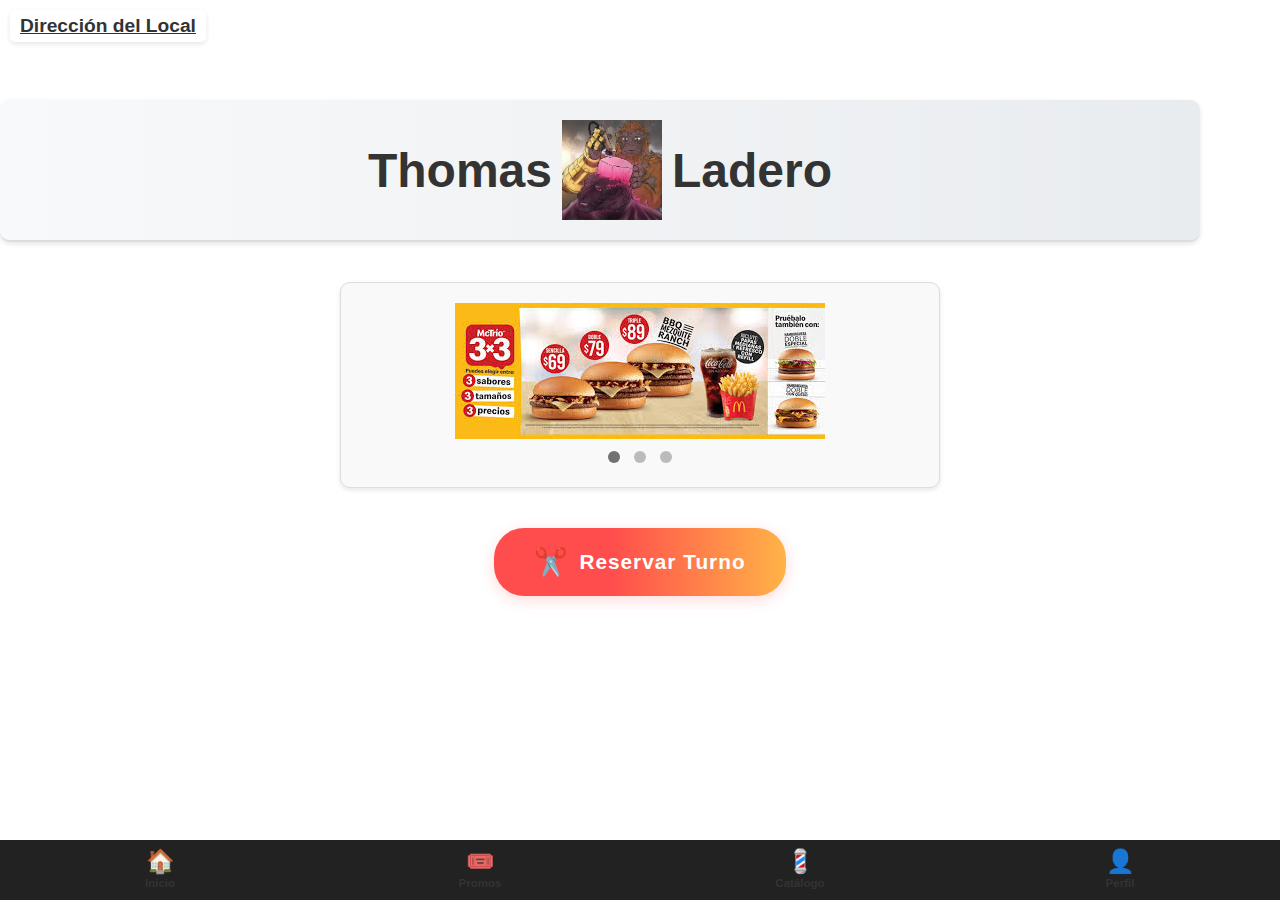
<file: html/index.html>
<!DOCTYPE html>
<html lang="es">
<head>
  <meta charset="UTF-8">
  <meta name="viewport" content="width=device-width, initial-scale=1.0">
  <title>THOMAS LADERO - Barbería</title>
    <link rel="stylesheet" href="../css/average.css">
  <link rel="stylesheet" href="../css/carrucel.css">
  <link rel="stylesheet" href="../css/footer.css">
  <link rel="stylesheet" href="../css/header.css">
  <link rel="stylesheet" href="../css/styles.css">
  <link rel="stylesheet" href="../css/reserva.css">


</head>
<body>
 
  <div class="direccion">
    <a href="https://www.google.com/maps/place/Jhony+Vazquez+salón/@-34.6655275,-58.3628636,21z/data=!4m9!1m2!2m1!1sDirección+Del+Local!3m5!1s0x95a333c68b99f62f:0xe12995b3db92d748!8m2!3d-34.6655167!4d-58.362876!16s%2Fg%2F11ss1fr653?entry=ttu&g_ep=EgoyMDI1MDYzMC4wIKXMDSoASAFQAw%3D%3D" target="_blank" rel="noopener">Dirección del Local</a>
  </div>

  <header class="header">
    <h1>Thomas</h1>
    <img src="../img/XD.jpg" alt="Logo Barbería">
    <h1>Ladero</h1>
  </header>


  <div class="carousel">
    <div class="slides">
      <img src="../img/promo1.jpg" class="slide active" alt="Promoción 1">
      <img src="../img/promo2.jpg" class="slide" alt="Promoción 2">
      <img src="../img/promo3.jpg" class="slide" alt="Promoción 3">
    </div>

    <div class="dots">
      <span class="dot active"></span>
      <span class="dot"></span>
      <span class="dot"></span>
    </div>
  </div>


  <!-- ...existing code... -->
  <div class="reserva">
    <button onclick="window.location.href='reservar.html'"  >
      <span style="font-size:1.3em;vertical-align:middle;">✂️</span>
      Reservar Turno
    </button>
  </div>
  <!-- ...existing code... -->


  <!-- ...existing code... -->
    <footer class="footer">
      <div onclick="navigate('inicio')">
        <span class="footer-icon">🏠</span>
        <span class="footer-label">Inicio</span>
      </div>
      <div onclick="location.href='promociones.html'">
        <span class="footer-icon">🎟️</span>
        <span class="footer-label">Promos</span>
      </div>
      <div onclick="navigate('catalogo')">
        <span class="footer-icon">💈</span>
        <span class="footer-label">Catálogo</span>
      </div>
      <div onclick="location.href='usuario.html'">
        <span class="footer-icon">👤</span>
        <span class="footer-label">Perfil</span>
      </div>
    </footer>
  <!-- ...existing code... -->

  <script src="../js/carrucel.js"></script>
</body>
</html>
</file>
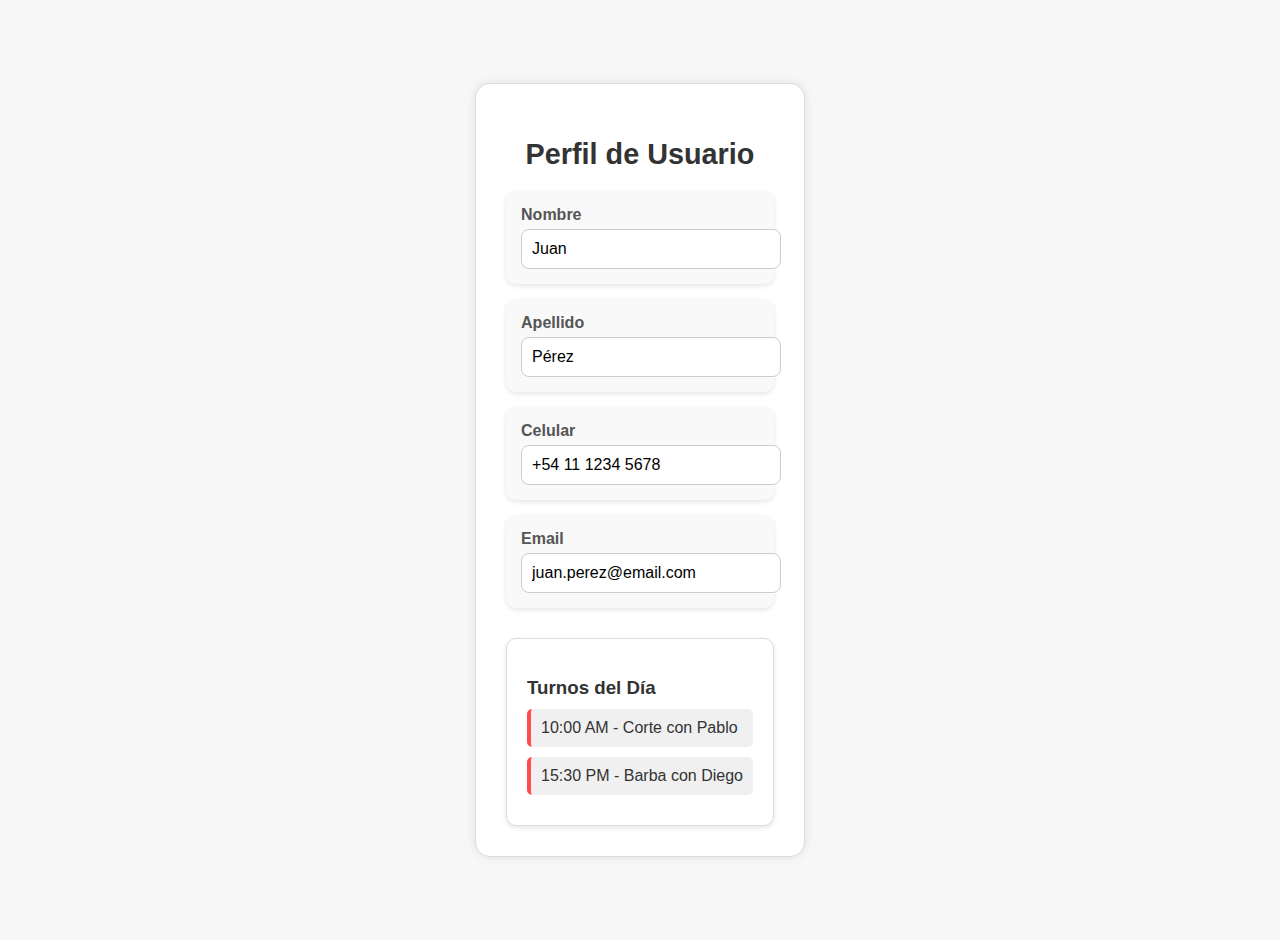
<file: usuario.html>
<!DOCTYPE html>
<html lang="es">
<head>
  <meta charset="UTF-8">
  <meta name="viewport" content="width=device-width, initial-scale=1.0">
  <title>Perfil de Usuario</title>
  <link rel="stylesheet" href="estilos.css/usuario.css">
</head>
<body>
  <div class="container">
    <h2>Perfil de Usuario</h2>

    <div class="campo">
      <label for="nombre">Nombre</label>
      <input type="text" id="nombre" value="Juan" readonly>
    </div>

    <div class="campo">
      <label for="apellido">Apellido</label>
      <input type="text" id="apellido" value="Pérez" readonly>
    </div>

    <div class="campo">
      <label for="celular">Celular</label>
      <input type="text" id="celular" value="+54 11 1234 5678" readonly>
    </div>

    <div class="campo">
      <label for="email">Email</label>
      <input type="email" id="email" value="juan.perez@email.com" readonly>
    </div>

    <div class="turnos">
      <h3>Turnos del Día</h3>
      <div class="turno-item">10:00 AM - Corte con Pablo</div>
      <div class="turno-item">15:30 PM - Barba con Diego</div>
    </div>
  </div>
</body>
</html>
</file>
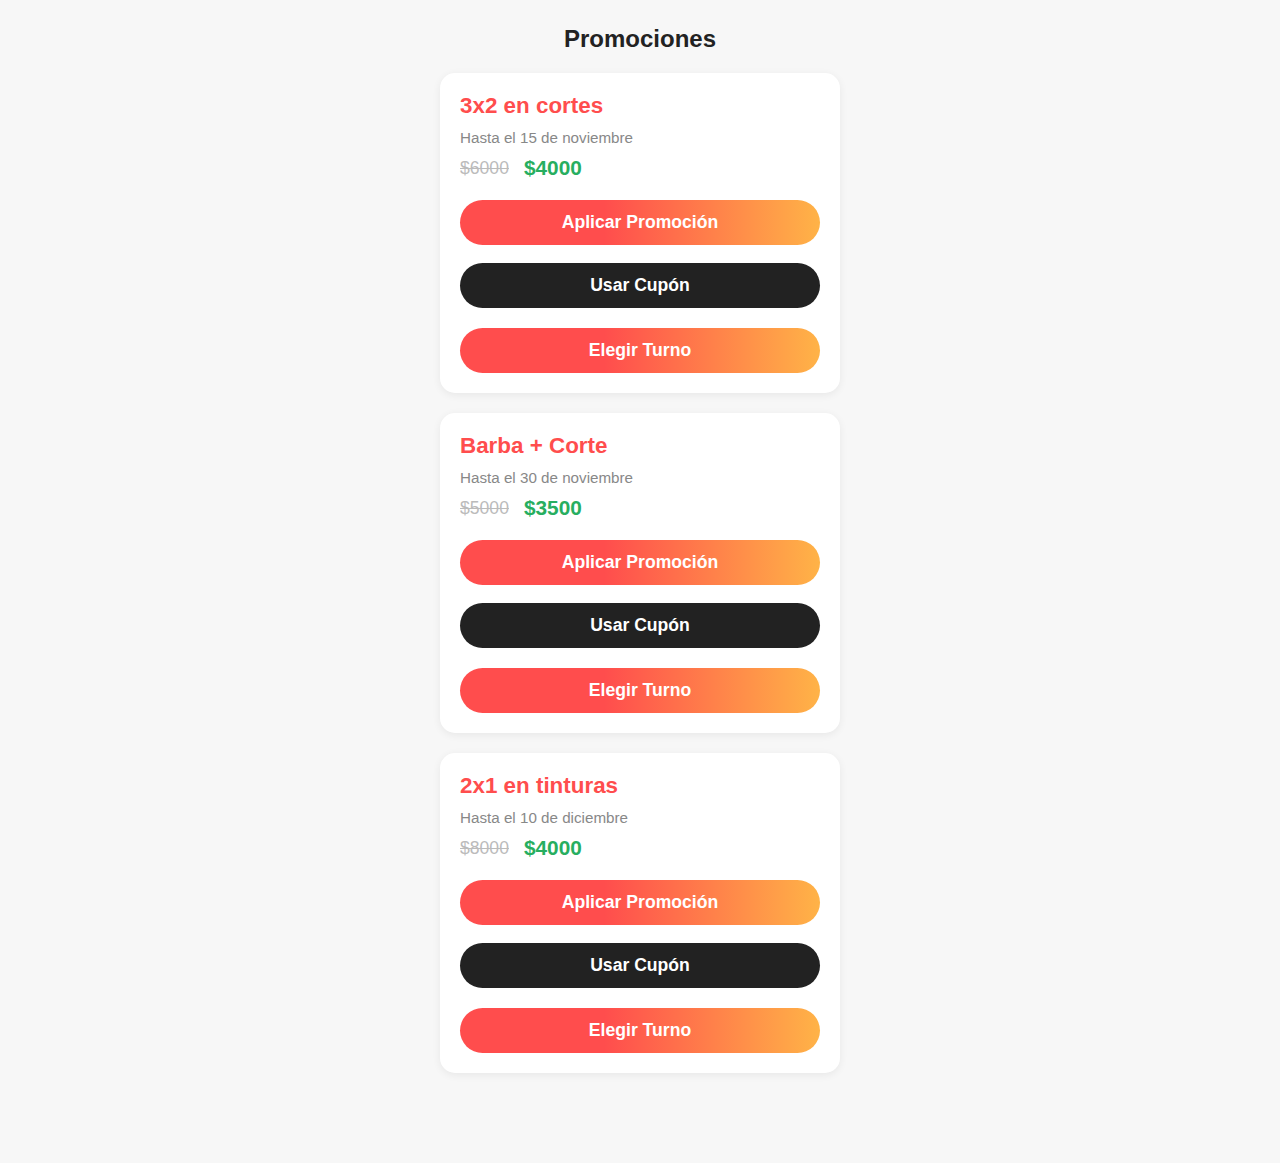
<file: html/promociones.html>
<!DOCTYPE html>
<html lang="es">
<head>
  <meta charset="UTF-8">
  <meta name="viewport" content="width=device-width, initial-scale=1.0">
  <title>Promociones</title>
    <link rel="stylesheet" href="../css/average.css">
  <link rel="stylesheet" href="../css/promociones.css">

</head>
<body>
  <h2 style="text-align:center; margin: 25px 0 10px 0; color:#222;">Promociones</h2>
<!-- ...existing code... -->
  <div class="promo-list">
    <div class="promo-card">
      <div class="promo-title">3x2 en cortes</div>
      <div class="promo-date">Hasta el 15 de noviembre</div>
      <div class="promo-prices">
        <span class="promo-original">$6000</span>
        <span class="promo-final">$4000</span>
      </div>
      <button>Aplicar Promoción</button>
      <button style="margin-top:8px; background:#222; color:#fff;">Usar Cupón</button>
      <!-- ...dentro de cada .promo-card... -->
      <button onclick="window.location.href='reservar.html'">Elegir Turno</button>
      <!-- ... -->
    </div>
    <div class="promo-card">
      <div class="promo-title">Barba + Corte</div>
      <div class="promo-date">Hasta el 30 de noviembre</div>
      <div class="promo-prices">
        <span class="promo-original">$5000</span>
        <span class="promo-final">$3500</span>
      </div>
      <button>Aplicar Promoción</button>
      <button style="margin-top:8px; background:#222; color:#fff;">Usar Cupón</button>
      <!-- ...dentro de cada .promo-card... -->
      <button onclick="window.location.href='reservar.html'">Elegir Turno</button>
      <!-- ... -->
    </div>
    <div class="promo-card">
      <div class="promo-title">2x1 en tinturas</div>
      <div class="promo-date">Hasta el 10 de diciembre</div>
      <div class="promo-prices">
        <span class="promo-original">$8000</span>
        <span class="promo-final">$4000</span>
      </div>
      <button>Aplicar Promoción</button>
      <button style="margin-top:8px; background:#222; color:#fff;">Usar Cupón</button>
      <!-- ...dentro de cada .promo-card... -->
      <button onclick="window.location.href='reservar.html'">Elegir Turno</button>
      <!-- ... -->
    </div>
  </div>
<!-- ...existing code...
</file>
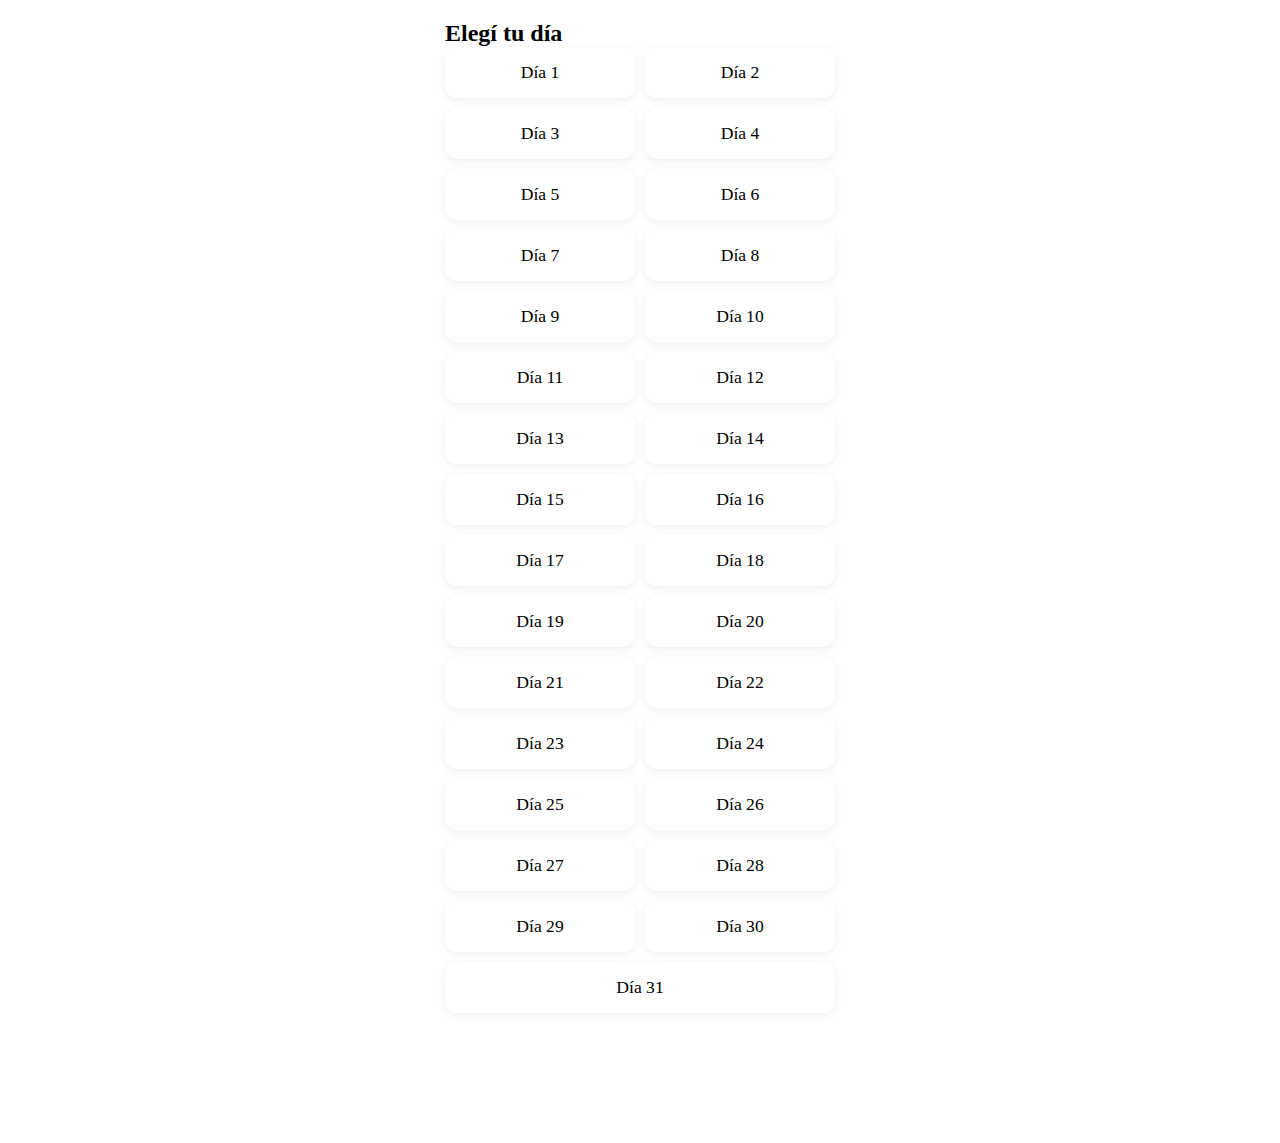
<file: html/reservar.html>
<!DOCTYPE html>
<html lang="es">
<head>
  <meta charset="UTF-8">
  <meta name="viewport" content="width=device-width, initial-scale=1.0">
  <title>Reservar Turno</title>
  <link rel="stylesheet" href="../css/average.css">
  <link rel="stylesheet" href="../css/reserva.css">
</head>
<body>
  <div class="reserva-container">
    <h2>Elegí tu día</h2>
    <div id="dias-lista" class="dias-lista"></div>
    <div id="horas-lista" class="horas-lista"></div>
    <div id="servicios-lista" class="servicios-lista"></div>
    <div id="confirmar-turno" class="confirmar-turno"></div>
  </div>
  <script src="../js/reserva.js"></script>
</body>
</html>
</file>
<file: css/average.css>
*{
    box-sizing: border-box;
    margin: 0;
    padding: 0;
}
</file>
<file: css/carrucel.css>
.carousel {
  position: relative;
  max-width: 600px;
  margin: 40px auto;
  overflow: hidden;
  border-radius: 10px;
  box-shadow: 0 4px 10px rgba(0,0,0,0.2);
  background-color: #fff;
  padding: 20px;
  border: 1px solid #ddd;
  transition: box-shadow 0.3s ease;

  display: flex;
  flex-direction: column;
  align-items: center;
  justify-content: center;
  font-family: Arial, sans-serif;
  font-size: 16px;
  color: #333;

  box-sizing: border-box;
  background-color: #f9f9f9;
  padding: 20px;
  border-radius: 10px;
  box-shadow: 0 2px 5px rgba(0,0,0,0.1);
  transition: background-color 0.3s ease;
  cursor: pointer;
  &:hover {
    box-shadow: 0 6px 15px rgba(0,0,0,0.3);
  }
  &:active {
    box-shadow: 0 4px 10px rgba(0,0,0,0.2);
  }
  &:focus {
    outline: none;
    box-shadow: 0 0 0 3px rgba(0,123,255,0.5);
  }
  &:disabled {
    cursor: not-allowed;
    opacity: 0.6;
  }
  &:not(:disabled):hover {
    background-color: #e9ecef;
  }
  &:not(:disabled):active {
    background-color: #dee2e6;
  }
  &:not(:disabled):focus {
    background-color: #f8f9fa;
  }
  &:not(:disabled):focus-visible {
    box-shadow: 0 0 0 3px rgba(0,123,255,0.5);
  }
  &:not(:disabled):focus-within {
    box-shadow: 0 0 0 3px rgba(0,123,255,0.5);
  }
  &:not(:disabled):hover:focus {
    background-color: #e9ecef;
  }
  &:not(:disabled):active:focus {
    background-color: #dee2e6;
  }
  &:not(:disabled):focus-visible:focus {
    box-shadow: 0 0 0 3px rgba(0,123,255,0.5);
  }
}

.slides {
  display: flex;
  transition: transform 0.5s ease;
}

.slide {
  display: none;
  width: 100%;
}

.slide.active {
  display: block;
}

.prev, .next {
  position: absolute;
  top: 50%;
  transform: translateY(-50%);
  background-color: rgba(0,0,0,0.5);
  color: white;
  border: none;
  font-size: 2em;
  padding: 10px;
  cursor: pointer;
}

.prev {
  left: 10px;
}

.next {
  right: 10px;
}

.dots {
  text-align: center;
  margin-top: 10px;
}

.dot {
  height: 12px;
  width: 12px;
  margin: 0 5px;
  display: inline-block;
  background-color: #bbb;
  border-radius: 50%;
  cursor: pointer;
}

.dot.active {
  background-color: #717171;
}
</file>
<file: css/footer.css>
/* ...existing code... */
.footer {
  position: fixed;
  bottom: 0;
  width: 100%;
  display: flex;
  justify-content: space-around;
  background-color: #222;
  color: white;
  padding: 0;
  font-weight: bold;
  height: 60px;
  z-index: 100;
}
.footer div {
  flex: 1;
  text-align: center;
  padding: 8px 0 4px 0;
  cursor: pointer;
  display: flex;
  flex-direction: column;
  align-items: center;
  font-size: 0.9em;
}
.footer-icon {
  font-size: 1.6em;
  display: block;
  margin-bottom: 2px;
}
.footer-label {
  font-size: 0.8em;
  display: block;
}
</file>
<file: css/header.css>
.direccion {
  position: absolute;
  top: 10px;
  left: 10px;
  font-weight: bold;
  color: #333;
  font-size: 1.2em;
  background-color: rgba(255, 255, 255, 0.8);
  padding: 5px 10px;
  border-radius: 5px;
  box-shadow: 0 2px 5px rgba(0, 0, 0, 0.1);
  transition: background-color 0.3s ease;
  z-index: 1000;
  cursor: pointer;
  text-decoration: none;
  
}

.header {
  text-align: center;
  margin-top: 100px;
  padding: 20px;
  background-color: #f8f9fa;
  box-shadow: 0 2px 5px rgba(0, 0, 0, 0.1);
  border-radius: 10px;
  transition: background-color 0.3s ease;
  z-index: 1000;
  display: flex;
  align-items: center;
  justify-content: center;
  color: #333;
  font-family: Arial, sans-serif;
  font-size: 1.2em;
  padding: 20px;
  border-bottom: 2px solid #ddd;
  box-sizing: border-box;
  width: 100%;
  max-width: 1200px;
  background-image: linear-gradient(to right, #f8f9fa, #e9ecef);
  border-radius: 10px;
  transition: background-color 0.3s ease, box-shadow 0.3s ease;
  cursor: pointer;

}

.header h1 {
  display: inline-block;
  margin: 0 10px;
  font-size: 2.5em;
}

.header img {
  width: 100px;
  vertical-align: middle;
}
/* ...existing code... */
@media (max-width: 600px) {
  .header {
    margin-top: 90px;
    padding: 5px;
    font-size: 1em;
    /* flex-direction: column; */
    gap: 5px;
  }
  .header img {
    width: 60px;
  }
  .header h1 {
    font-size: 1.5em;
  }
}
</file>
<file: css/styles.css>
*{
    padding: 0;
    margin: 0;
    box-sizing: border-box;
    font-family: Arial, sans-serif;
    color: #333;


}
</file>
<file: css/reserva.css>
.reserva {
  text-align: center;
  margin: 40px 0;
}
/* ...existing code... */
.reserva button {
  background: linear-gradient(90deg, #ff4d4d 40%, #ffb347 100%);
  color: #fff;
  padding: 18px 40px;
  border: none;
  border-radius: 30px;
  font-size: 1.3em;
  font-weight: bold;
  box-shadow: 0 4px 15px rgba(255,77,77,0.2);
  letter-spacing: 1px;
  transition: transform 0.2s, box-shadow 0.2s;
  margin: 0 auto;
  display: flex;
  align-items: center;
  gap: 10px;
  justify-content: center;
}
.reserva button:hover {
  background: linear-gradient(90deg, #e03e3e 40%, #ffb347 100%);
  transform: scale(1.05);
  box-shadow: 0 6px 20px rgba(255,77,77,0.3);
}
.reserva button:active {
  background-color: #c32f2f;
}
.reserva-container {
  max-width: 400px;
  margin: 0 auto;
  padding: 20px 5px 80px 5px;
}
.dias-lista, .horas-lista, .servicios-lista {
  display: flex;
  flex-wrap: wrap;
  gap: 10px;
  margin-bottom: 15px;
}
.dia-box, .hora-box, .servicio-box {
  background: #fff;
  border-radius: 12px;
  box-shadow: 0 2px 8px #0001;
  padding: 15px 10px;
  min-width: 90px;
  text-align: center;
  font-size: 1.1em;
  cursor: pointer;
  flex: 1 0 40%;
  transition: background 0.2s, transform 0.2s;
}
.dia-box:hover, .hora-box:hover, .servicio-box:hover {
  background: #ffb34722;
  transform: scale(1.04);
}
#confirmar-turno {
  margin-top: 20px;
  text-align: center;
}
#confirmar-turno button {
  background: #00c86f;
  color: #fff;
  border: none;
  border-radius: 25px;
  padding: 14px 30px;
  font-size: 1.1em;
  font-weight: bold;
  margin-top: 10px;
  cursor: pointer;
}
@media (max-width: 500px) {
  .reserva-container {
    padding: 10px 2px 80px 2px;
  }
  .dia-box, .hora-box, .servicio-box {
    min-width: 40vw;
    font-size: 1em;
    padding: 12px 5px;
  }
}
</file>
<file: estilos.css/usuario.css>
body {
  font-family: Arial, sans-serif;
  background-color: #f7f7f7;
  margin: 0;
  padding: 20px;
  color: #333;
  display: flex;
  justify-content: center;
  align-items: center;
  height: 100vh;
  background-image: url('https://images.unsplash.com/photo-1506748686214-e9df14d4d9d0?ixlib=rb-1.2.1&ixid=MnwxMjA3fDB8MHxwaG90by1wYWdlfHx8fGVufDB8fHx8&auto=format&fit=crop&w=1350&q=80');
  background-size: cover;
  background-position: center;
  background-repeat: no-repeat;
  background-attachment: fixed;
}

.container {
  max-width: 500px;
  margin: 0 auto;
  background-color: white;
  padding: 30px;
  border-radius: 15px;
  box-shadow: 0 0 10px rgba(0,0,0,0.1);
  border: 1px solid #ddd;
  transition: box-shadow 0.3s ease;
}

h2 {
  text-align: center;
  margin-bottom: 20px;
  color: #333;
  font-size: 1.8em;
  font-weight: bold;
  
}

.campo {
  margin-bottom: 15px;
  display: flex;
  flex-direction: column;
  background-color: #f9f9f9;
  padding: 15px;
  border-radius: 10px;
  box-shadow: 0 2px 5px rgba(0,0,0,0.1);
  transition: background-color 0.3s ease;
}

.campo label {
  display: block;
  font-weight: bold;
  margin-bottom: 5px;
  color: #555;

}

.campo input {
  width: 100%;
  padding: 10px;
  border: 1px solid #ccc;
  border-radius: 8px;
  font-size: 1em;
  transition: border-color 0.3s ease;

}

.turnos {
  margin-top: 30px;
  background-color: #fff;
  padding: 20px;
  border-radius: 10px;
  box-shadow: 0 2px 5px rgba(0,0,0,0.1);
  transition: background-color 0.3s ease;
  border: 1px solid #ddd;
  max-height: 400px;
  overflow-y: auto;
}

.turnos h3 {
  margin-bottom: 10px;
}

.turno-item {
  background-color: #f0f0f0;
  padding: 10px;
  border-left: 4px solid #ff4d4d;
  margin-bottom: 10px;
  border-radius: 5px;
  display: flex;
  justify-content: space-between;
  align-items: center;
  transition: background-color 0.3s ease;

}
.turno-item p {
  margin: 0;
  color: #555;
  font-size: 0.9em;
  flex-grow: 1;
  margin-right: 10px;

}
.turno-item span {
  font-weight: bold;
  color: #333;
  font-size: 1em;
  margin-right: 10px;
  flex-shrink: 0;
  white-space: nowrap;
  overflow: hidden;
  text-overflow: ellipsis;
}
.turno-item button {
  background-color: #ff4d4d;
  color: white;
  padding: 8px 15px;
  border: none;
  border-radius: 5px;
  cursor: pointer;
  font-size: 0.9em;
}
.turno-item button:hover {
  background-color: #e03e3e;
}
</file>
<file: css/promociones.css>
body {
      background: #f7f7f7;
      margin: 0;
      padding-bottom: 70px;
      font-family: Arial, sans-serif;
    }
    .promo-list {
      max-width: 400px;
      margin: 20px auto;
      display: flex;
      flex-direction: column;
      gap: 20px;
    }
    .promo-card {
      background: #fff;
      border-radius: 15px;
      box-shadow: 0 2px 8px #0001;
      padding: 20px;
      display: flex;
      flex-direction: column;
      gap: 10px;
      position: relative;
    }
    .promo-title {
      font-size: 1.4em;
      font-weight: bold;
      color: #ff4d4d;
    }
    .promo-date {
      font-size: 0.95em;
      color: #888;
    }
    .promo-prices {
      display: flex;
      align-items: center;
      gap: 15px;
    }
    .promo-original {
      text-decoration: line-through;
      color: #bbb;
      font-size: 1.1em;
    }
    .promo-final {
      color: #27ae60;
      font-size: 1.3em;
      font-weight: bold;
    }
    .promo-card button {
      margin-top: 10px;
      background: linear-gradient(90deg, #ff4d4d 40%, #ffb347 100%);
      color: #fff;
      border: none;
      border-radius: 25px;
      padding: 12px 0;
      font-size: 1.1em;
      font-weight: bold;
      cursor: pointer;
      transition: background 0.2s, transform 0.2s;
      width: 100%;
    }
    .promo-card button:hover {
      background: linear-gradient(90deg, #e03e3e 40%, #ffb347 100%);
      transform: scale(1.03);
    }
</file>
